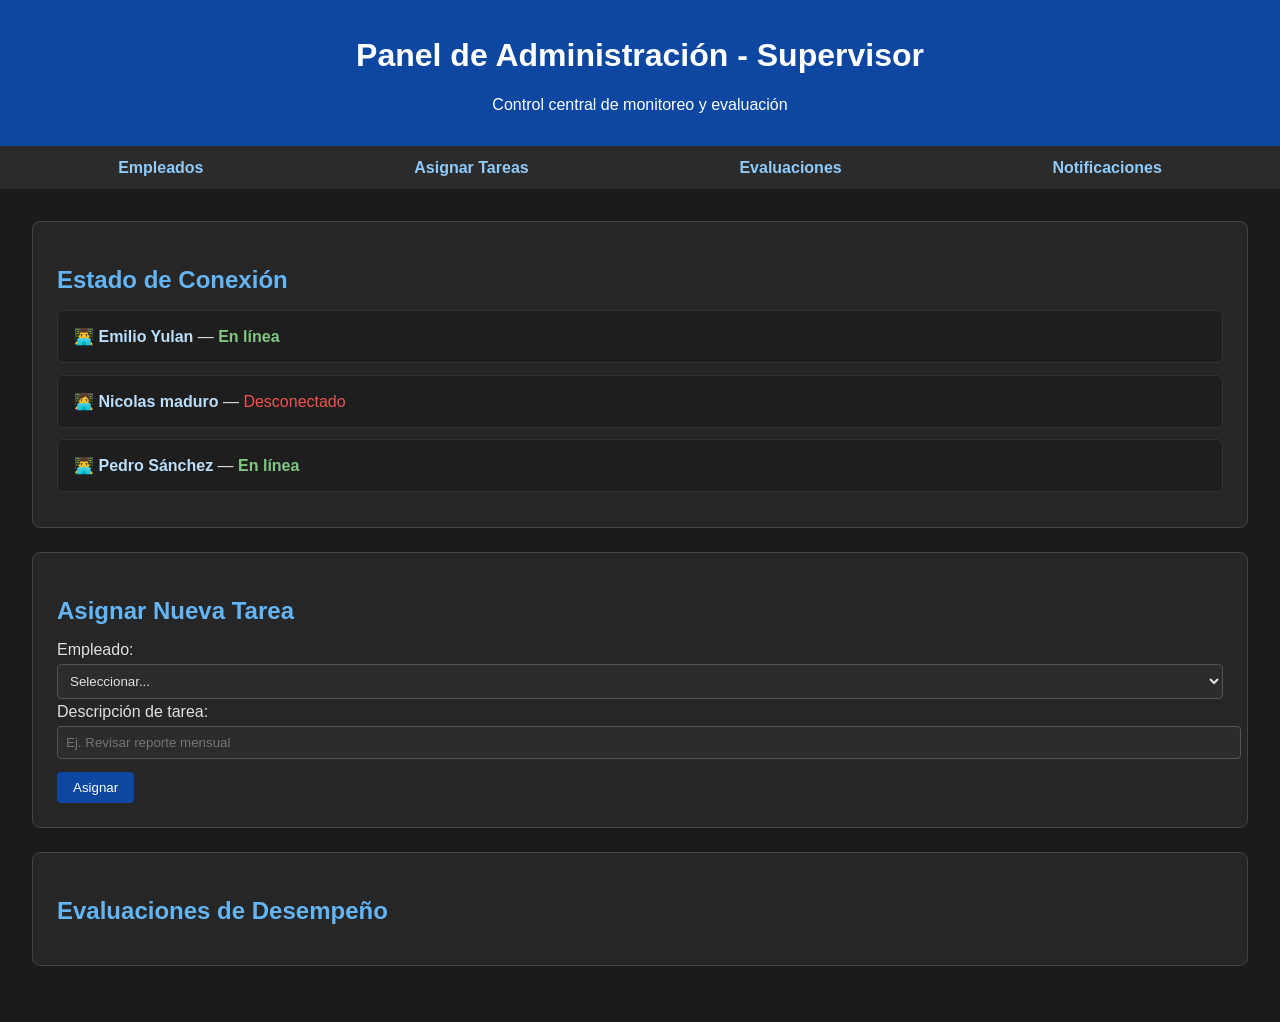
<file: administrador.html>
<!DOCTYPE html>
<html lang="es">
<head>
  <meta charset="UTF-8">
  <title>Panel del Administrador</title>
  <meta name="viewport" content="width=device-width, initial-scale=1.0">
  <style>
    body {
      margin: 0;
      font-family: 'Segoe UI', sans-serif;
      background-color: #1b1b1b;
      color: #e0e0e0;
    }

    header {
      background-color: #0d47a1;
      padding: 1rem;
      text-align: center;
      color: white;
    }

    nav {
      background-color: #2b2b2b;
      display: flex;
      justify-content: space-around;
      padding: 0.8rem;
    }

    nav a {
      color: #90caf9;
      text-decoration: none;
      font-weight: bold;
    }

    .container {
      padding: 2rem;
    }

    .section {
      background-color: #262626;
      border: 1px solid #444;
      border-radius: 8px;
      padding: 1.5rem;
      margin-bottom: 1.5rem;
    }

    .section h2 {
      color: #64b5f6;
      margin-bottom: 1rem;
    }

    .employee {
      background-color: #1e1e1e;
      border: 1px solid #333;
      padding: 1rem;
      margin-bottom: 0.7rem;
      border-radius: 6px;
    }

    .employee strong {
      color: #bbdefb;
    }

    .task-form input, .task-form select {
      padding: 0.5rem;
      margin: 0.3rem 0;
      width: 100%;
      background-color: #2c2c2c;
      color: #e0e0e0;
      border: 1px solid #555;
      border-radius: 4px;
    }

    .task-form button {
      margin-top: 0.5rem;
      padding: 0.5rem 1rem;
      background-color: #0d47a1;
      color: white;
      border: none;
      border-radius: 4px;
      cursor: pointer;
    }

    .notification {
      background-color: #37474f;
      padding: 0.8rem;
      border-left: 5px solid #2196f3;
      margin-bottom: 0.5rem;
    }

    .status {
      font-weight: bold;
      color: #81c784;
    }

    .offline {
      color: #ef5350;
    }
  </style>
</head>
<body>

  <header>
    <h1>Panel de Administración - Supervisor</h1>
    <p>Control central de monitoreo y evaluación</p>
  </header>

  <nav>
    <a href="#">Empleados</a>
    <a href="#">Asignar Tareas</a>
    <a href="#">Evaluaciones</a>
    <a href="#">Notificaciones</a>
  </nav>

  <div class="container">

    <div class="section">
      <h2>Estado de Conexión</h2>
      <div class="employee">
        👨‍💻 <strong>Emilio Yulan</strong> — <span class="status">En línea</span>
      </div>
      <div class="employee">
        👩‍💻 <strong>Nicolas maduro</strong> — <span class="offline">Desconectado</span>
      </div>
      <div class="employee">
        👨‍💻 <strong>Pedro Sánchez</strong> — <span class="status">En línea</span>
      </div>
    </div>

    <div class="section">
      <h2>Asignar Nueva Tarea</h2>
      <form class="task-form" onsubmit="asignarTarea(event)">
        <label>Empleado:</label>
        <select required>
          <option value="">Seleccionar...</option>
          <option value="juan">Juan Pérez</option>
          <option value="lucia">Lucía Gómez</option>
          <option value="pedro">Pedro Sánchez</option>
        </select>
        <label>Descripción de tarea:</label>
        <input type="text" placeholder="Ej. Revisar reporte mensual" required>
        <button type="submit">Asignar</button>
      </form>
    </div>

    <div class="section">
      <h2>Evaluaciones de Desempeño</h2>
      <div c
</file>
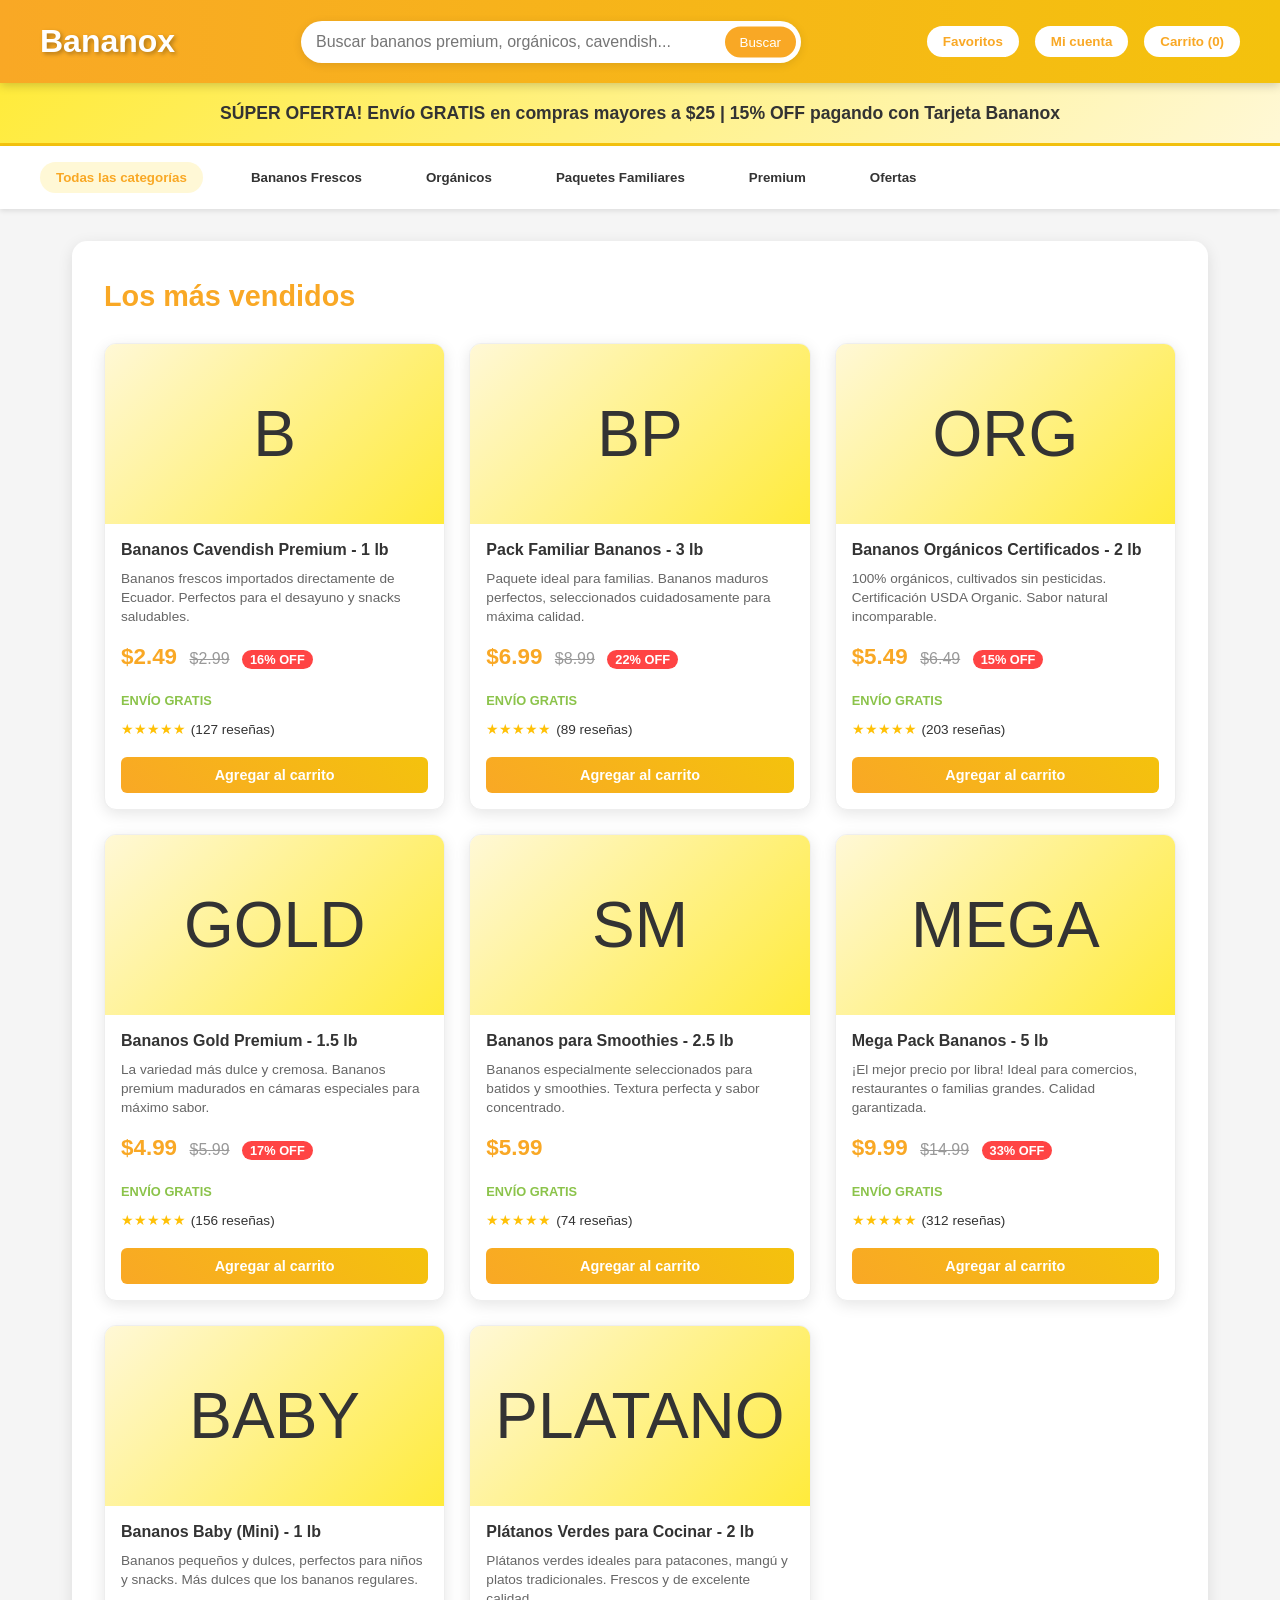
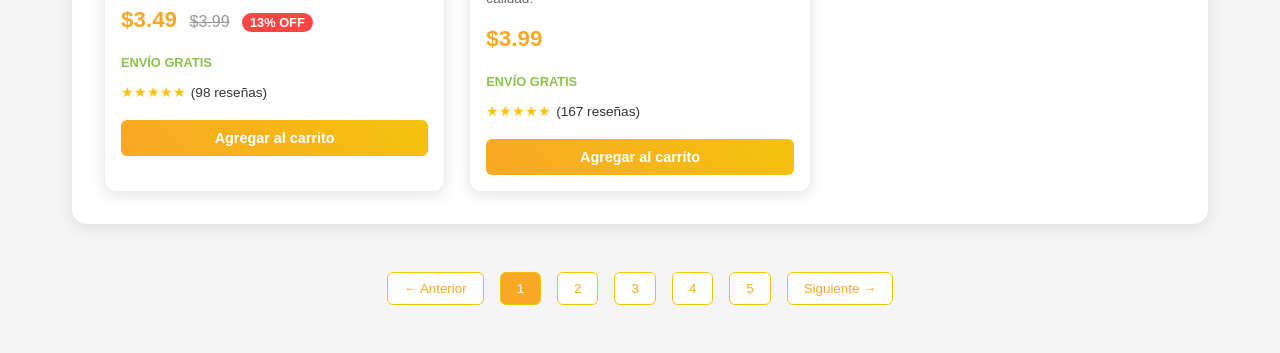
<file: Compra.html>
<!DOCTYPE html>
<html lang="es">
<head>
  <meta charset="UTF-8">
  <meta name="viewport" content="width=device-width, initial-scale=1.0">
  <title>Bananox - Marketplace de Bananos Premium</title>
  <style>
    :root {
      --blanco: #ffffff;
      --amarillo-claro: #fff8d6;
      --amarillo: #ffeb3b;
      --amarillo-oscuro: #f4c20d;
      --amarillo-intenso: #f9a825;
      --texto: #333;
      --verde-banano: #8bc34a;
      --gris-claro: #f5f5f5;
      --rojo-oferta: #ff4444;
    }

    * {
      margin: 0;
      padding: 0;
      box-sizing: border-box;
    }

    body {
      font-family: 'Segoe UI', sans-serif;
      background-color: var(--gris-claro);
      color: var(--texto);
      line-height: 1.6;
    }

    header {
      background: linear-gradient(90deg, var(--amarillo-intenso), var(--amarillo-oscuro));
      padding: 1rem 2rem;
      position: sticky;
      top: 0;
      z-index: 1000;
      box-shadow: 0 2px 10px rgba(0,0,0,0.2);
    }

    .header-content {
      max-width: 1200px;
      margin: 0 auto;
      display: flex;
      justify-content: space-between;
      align-items: center;
    }

    .logo {
      color: white;
      font-size: 2rem;
      font-weight: bold;
      text-shadow: 2px 2px 4px rgba(0,0,0,0.3);
    }

    .search-container {
      flex: 1;
      max-width: 500px;
      margin: 0 2rem;
      position: relative;
    }

    .search-bar {
      width: 100%;
      padding: 12px 50px 12px 15px;
      border: none;
      border-radius: 25px;
      font-size: 1rem;
      box-shadow: 0 2px 10px rgba(0,0,0,0.1);
    }

    .search-btn {
      position: absolute;
      right: 5px;
      top: 50%;
      transform: translateY(-50%);
      background: var(--amarillo-intenso);
      border: none;
      padding: 8px 15px;
      border-radius: 20px;
      color: white;
      cursor: pointer;
    }

    .user-actions {
      display: flex;
      align-items: center;
      gap: 1rem;
    }

    .user-actions button {
      background: white;
      border: none;
      padding: 8px 16px;
      border-radius: 20px;
      cursor: pointer;
      font-weight: bold;
      color: var(--amarillo-intenso);
      transition: all 0.3s ease;
    }

    .user-actions button:hover {
      transform: translateY(-2px);
      box-shadow: 0 4px 12px rgba(0,0,0,0.2);
    }

    .promo-banner {
      background: linear-gradient(135deg, var(--amarillo), var(--amarillo-claro));
      padding: 1rem;
      text-align: center;
      border-bottom: 3px solid var(--amarillo-oscuro);
    }

    .promo-text {
      font-size: 1.1rem;
      font-weight: bold;
      color: var(--texto);
    }

    .categories-nav {
      background: white;
      padding: 1rem 2rem;
      box-shadow: 0 2px 5px rgba(0,0,0,0.1);
    }

    .categories-content {
      max-width: 1200px;
      margin: 0 auto;
      display: flex;
      gap: 2rem;
      align-items: center;
    }

    .category-btn {
      background: none;
      border: none;
      padding: 8px 16px;
      border-radius: 20px;
      cursor: pointer;
      font-weight: bold;
      color: var(--texto);
      transition: all 0.3s ease;
    }

    .category-btn:hover, .category-btn.active {
      background: var(--amarillo-claro);
      color: var(--amarillo-intenso);
    }

    .main-content {
      max-width: 1200px;
      margin: 2rem auto;
      padding: 0 2rem;
    }

    .featured-section {
      background: white;
      border-radius: 15px;
      padding: 2rem;
      margin-bottom: 2rem;
      box-shadow: 0 4px 15px rgba(0,0,0,0.1);
    }

    .section-title {
      font-size: 1.8rem;
      color: var(--amarillo-intenso);
      margin-bottom: 1.5rem;
      display: flex;
      align-items: center;
      gap: 0.5rem;
    }

    .productos-grid {
      display: grid;
      grid-template-columns: repeat(auto-fill, minmax(280px, 1fr));
      gap: 1.5rem;
    }

    .producto-card {
      background: white;
      border-radius: 12px;
      overflow: hidden;
      box-shadow: 0 4px 15px rgba(0,0,0,0.1);
      transition: all 0.3s ease;
      position: relative;
      border: 1px solid #eee;
    }

    .producto-card:hover {
      transform: translateY(-5px);
      box-shadow: 0 8px 25px rgba(0,0,0,0.15);
    }

    .producto-imagen {
      height: 180px;
      background: linear-gradient(135deg, var(--amarillo-claro), var(--amarillo));
      display: flex;
      align-items: center;
      justify-content: center;
      font-size: 4rem;
      position: relative;
      overflow: hidden;
    }

    .producto-info {
      padding: 1rem;
    }

    .producto-titulo {
      font-size: 1rem;
      color: var(--texto);
      margin-bottom: 0.5rem;
      font-weight: 600;
      line-height: 1.3;
    }

    .producto-descripcion {
      font-size: 0.85rem;
      color: #666;
      margin-bottom: 0.8rem;
      line-height: 1.4;
    }

    .precio-container {
      margin-bottom: 1rem;
    }

    .precio-actual {
      font-size: 1.4rem;
      font-weight: bold;
      color: var(--amarillo-intenso);
    }

    .precio-anterior {
      font-size: 1rem;
      color: #999;
      text-decoration: line-through;
      margin-left: 0.5rem;
    }

    .descuento {
      background: var(--rojo-oferta);
      color: white;
      padding: 2px 8px;
      border-radius: 12px;
      font-size: 0.8rem;
      font-weight: bold;
      margin-left: 0.5rem;
    }

    .envio-info {
      font-size: 0.8rem;
      color: var(--verde-banano);
      font-weight: bold;
      margin-bottom: 0.5rem;
    }

    .rating {
      display: flex;
      align-items: center;
      gap: 0.3rem;
      margin-bottom: 1rem;
      font-size: 0.85rem;
    }

    .stars {
      color: #ffc107;
    }

    .btn-comprar {
      width: 100%;
      padding: 10px;
      background: linear-gradient(45deg, var(--amarillo-intenso), var(--amarillo-oscuro));
      color: white;
      border: none;
      border-radius: 6px;
      font-weight: bold;
      cursor: pointer;
      transition: all 0.3s ease;
      font-size: 0.9rem;
    }

    .btn-comprar:hover {
      transform: scale(1.02);
      box-shadow: 0 4px 12px rgba(249, 168, 37, 0.4);
    }

    .badge {
      position: absolute;
      top: 10px;
      left: 10px;
      background: var(--verde-banano);
      color: white;
      padding: 4px 8px;
      border-radius: 12px;
      font-size: 0.7rem;
      font-weight: bold;
    }

    .oferta-badge {
      background: var(--rojo-oferta);
    }

    .pagination {
      display: flex;
      justify-content: center;
      align-items: center;
      gap: 1rem;
      margin: 3rem 0;
    }

    .pagination button {
      padding: 8px 16px;
      border: 1px solid var(--amarillo-oscuro);
      background: white;
      color: var(--amarillo-intenso);
      border-radius: 6px;
      cursor: pointer;
      transition: all 0.3s ease;
    }

    .pagination button:hover, .pagination button.active {
      background: var(--amarillo-intenso);
      color: white;
    }

    .float-animation {
      animation: float 3s ease-in-out infinite;
    }

    @keyframes float {
      0%, 100% { transform: translateY(0px) rotate(0deg); }
      50% { transform: translateY(-10px) rotate(5deg); }
    }

    .ripple {
      animation: ripple 2s infinite;
    }

    @keyframes ripple {
      0% { transform: scale(1); }
      50% { transform: scale(1.05); }
      100% { transform: scale(1); }
    }
  </style>
</head>
<body>
  <header>
    <div class="header-content">
      <div class="logo">Bananox</div>
      <div class="search-container">
        <input type="text" class="search-bar" placeholder="Buscar bananos premium, orgánicos, cavendish...">
        <button class="search-btn">Buscar</button>
      </div>
      <div class="user-actions">
        <button>Favoritos</button>
        <button>Mi cuenta</button>
        <button>Carrito (0)</button>
      </div>
    </div>
  </header>

  <div class="promo-banner">
    <div class="promo-text">
      SÚPER OFERTA! Envío GRATIS en compras mayores a $25 | 15% OFF pagando con Tarjeta Bananox
    </div>
  </div>

  <nav class="categories-nav">
    <div class="categories-content">
      <button class="category-btn active">Todas las categorías</button>
      <button class="category-btn">Bananos Frescos</button>
      <button class="category-btn">Orgánicos</button>
      <button class="category-btn">Paquetes Familiares</button>
      <button class="category-btn">Premium</button>
      <button class="category-btn">Ofertas</button>
    </div>
  </nav>

  <main class="main-content">
    <section class="featured-section">
      <h2 class="section-title">Los más vendidos</h2>
      <div class="productos-grid">
        
        <div class="producto-card">
          <div class="badge">BESTSELLER</div>
          <div class="producto-imagen">
            <span class="float-animation">B</span>
          </div>
          <div class="producto-info">
            <h3 class="producto-titulo">Bananos Cavendish Premium - 1 lb</h3>
            <p class="producto-descripcion">Bananos frescos importados directamente de Ecuador. Perfectos para el desayuno y snacks saludables.</p>
            <div class="precio-container">
              <span class="precio-actual">$2.49</span>
              <span class="precio-anterior">$2.99</span>
              <span class="descuento">16% OFF</span>
            </div>
            <div class="envio-info">ENVÍO GRATIS</div>
            <div class="rating">
              <span class="stars">★★★★★</span>
              <span>(127 reseñas)</span>
            </div>
            <button class="btn-comprar">Agregar al carrito</button>
          </div>
        </div>

        <div class="producto-card">
          <div class="badge oferta-badge">OFERTA</div>
          <div class="producto-imagen">
            <span class="ripple">BP</span>
          </div>
          <div class="producto-info">
            <h3 class="producto-titulo">Pack Familiar Bananos - 3 lb</h3>
            <p class="producto-descripcion">Paquete ideal para familias. Bananos maduros perfectos, seleccionados cuidadosamente para máxima calidad.</p>
            <div class="precio-container">
              <span class="precio-actual">$6.99</span>
              <span class="precio-anterior">$8.99</span>
              <span class="descuento">22% OFF</span>
            </div>
            <div class="envio-info">ENVÍO GRATIS</div>
            <div class="rating">
              <span class="stars">★★★★★</span>
              <span>(89 reseñas)</span>
            </div>
            <button class="btn-comprar">Agregar al carrito</button>
          </div>
        </div>

        <div class="producto-card">
          <div class="badge">ORGÁNICO</div>
          <div class="producto-imagen">
            <span class="float-animation">ORG</span>
          </div>
          <div class="producto-info">
            <h3 class="producto-titulo">Bananos Orgánicos Certificados - 2 lb</h3>
            <p class="producto-descripcion">100% orgánicos, cultivados sin pesticidas. Certificación USDA Organic. Sabor natural incomparable.</p>
            <div class="precio-container">
              <span class="precio-actual">$5.49</span>
              <span class="precio-anterior">$6.49</span>
              <span class="descuento">15% OFF</span>
            </div>
            <div class="envio-info">ENVÍO GRATIS</div>
            <div class="rating">
              <span class="stars">★★★★★</span>
              <span>(203 reseñas)</span>
            </div>
            <button class="btn-comprar">Agregar al carrito</button>
          </div>
        </div>

        <div class="producto-card">
          <div class="badge">PREMIUM</div>
          <div class="producto-imagen">
            <span class="ripple">GOLD</span>
          </div>
          <div class="producto-info">
            <h3 class="producto-titulo">Bananos Gold Premium - 1.5 lb</h3>
            <p class="producto-descripcion">La variedad más dulce y cremosa. Bananos premium madurados en cámaras especiales para máximo sabor.</p>
            <div class="precio-container">
              <span class="precio-actual">$4.99</span>
              <span class="precio-anterior">$5.99</span>
              <span class="descuento">17% OFF</span>
            </div>
            <div class="envio-info">ENVÍO GRATIS</div>
            <div class="rating">
              <span class="stars">★★★★★</span>
              <span>(156 reseñas)</span>
            </div>
            <button class="btn-comprar">Agregar al carrito</button>
          </div>
        </div>

        <div class="producto-card">
          <div class="badge">NUEVO</div>
          <div class="producto-imagen">
            <span class="float-animation">SM</span>
          </div>
          <div class="producto-info">
            <h3 class="producto-titulo">Bananos para Smoothies - 2.5 lb</h3>
            <p class="producto-descripcion">Bananos especialmente seleccionados para batidos y smoothies. Textura perfecta y sabor concentrado.</p>
            <div class="precio-container">
              <span class="precio-actual">$5.99</span>
            </div>
            <div class="envio-info">ENVÍO GRATIS</div>
            <div class="rating">
              <span class="stars">★★★★★</span>
              <span>(74 reseñas)</span>
            </div>
            <button class="btn-comprar">Agregar al carrito</button>
          </div>
        </div>

        <div class="producto-card">
          <div class="badge oferta-badge">LIQUIDACIÓN</div>
          <div class="producto-imagen">
            <span class="ripple">MEGA</span>
          </div>
          <div class="producto-info">
            <h3 class="producto-titulo">Mega Pack Bananos - 5 lb</h3>
            <p class="producto-descripcion">¡El mejor precio por libra! Ideal para comercios, restaurantes o familias grandes. Calidad garantizada.</p>
            <div class="precio-container">
              <span class="precio-actual">$9.99</span>
              <span class="precio-anterior">$14.99</span>
              <span class="descuento">33% OFF</span>
            </div>
            <div class="envio-info">ENVÍO GRATIS</div>
            <div class="rating">
              <span class="stars">★★★★★</span>
              <span>(312 reseñas)</span>
            </div>
            <button class="btn-comprar">Agregar al carrito</button>
          </div>
        </div>

        <div class="producto-card">
          <div class="badge">BABY</div>
          <div class="producto-imagen">
            <span class="float-animation">BABY</span>
          </div>
          <div class="producto-info">
            <h3 class="producto-titulo">Bananos Baby (Mini) - 1 lb</h3>
            <p class="producto-descripcion">Bananos pequeños y dulces, perfectos para niños y snacks. Más dulces que los bananos regulares.</p>
            <div class="precio-container">
              <span class="precio-actual">$3.49</span>
              <span class="precio-anterior">$3.99</span>
              <span class="descuento">13% OFF</span>
            </div>
            <div class="envio-info">ENVÍO GRATIS</div>
            <div class="rating">
              <span class="stars">★★★★★</span>
              <span>(98 reseñas)</span>
            </div>
            <button class="btn-comprar">Agregar al carrito</button>
          </div>
        </div>

        <div class="producto-card">
          <div class="badge">PLATANO</div>
          <div class="producto-imagen">
            <span class="ripple">PLATANO</span>
          </div>
          <div class="producto-info">
            <h3 class="producto-titulo">Plátanos Verdes para Cocinar - 2 lb</h3>
            <p class="producto-descripcion">Plátanos verdes ideales para patacones, mangú y platos tradicionales. Frescos y de excelente calidad.</p>
            <div class="precio-container">
              <span class="precio-actual">$3.99</span>
            </div>
            <div class="envio-info">ENVÍO GRATIS</div>
            <div class="rating">
              <span class="stars">★★★★★</span>
              <span>(167 reseñas)</span>
            </div>
            <button class="btn-comprar">Agregar al carrito</button>
          </div>
        </div>

      </div>
    </section>

    <div class="pagination">
      <button>← Anterior</button>
      <button class="active">1</button>
      <button>2</button>
      <button>3</button>
      <button>4</button>
      <button>5</button>
      <button>Siguiente →</button>
    </div>
  </main>

  <script>
    // Animaciones y efectos interactivos
    document.addEventListener('DOMContentLoaded', function() {
      // Efecto hover en las tarjetas
      const cards = document.querySelectorAll('.producto-card');
      cards.forEach(card => {
        card.addEventListener('mouseenter', function() {
          this.style.transform = 'translateY(-8px) scale(1.02)';
        });
        
        card.addEventListener('mouseleave', function() {
          this.style.transform = 'translateY(0) scale(1)';
        });
      });

      // Efecto click en botones de comprar
      const buyButtons = document.querySelectorAll('.btn-comprar');
      buyButtons.forEach(button => {
        button.addEventListener('click', function() {
          const originalText = this.textContent;
          this.textContent = '¡Agregado!';
          this.style.background = 'var(--verde-banano)';
          
          setTimeout(() => {
            this.textContent = originalText;
            this.style.background = 'linear-gradient(45deg, var(--amarillo-intenso), var(--amarillo-oscuro))';
          }, 2000);
        });
      });

      // Efectos de búsqueda
      const searchBar = document.querySelector('.search-bar');
      searchBar.addEventListener('focus', function() {
        this.style.transform = 'scale(1.02)';
        this.style.boxShadow = '0 4px 20px rgba(249, 168, 37, 0.3)';
      });
      
      searchBar.addEventListener('blur', function() {
        this.style.transform = 'scale(1)';
        this.style.boxShadow = '0 2px 10px rgba(0,0,0,0.1)';
      });

      // Navegación de categorías
      const categoryButtons = document.querySelectorAll('.category-btn');
      categoryButtons.forEach(button => {
        button.addEventListener('click', function() {
          categoryButtons.forEach(btn => btn.classList.remove('active'));
          this.classList.add('active');
        });
      });
    });
  </script>
</body>
</html>
</file>
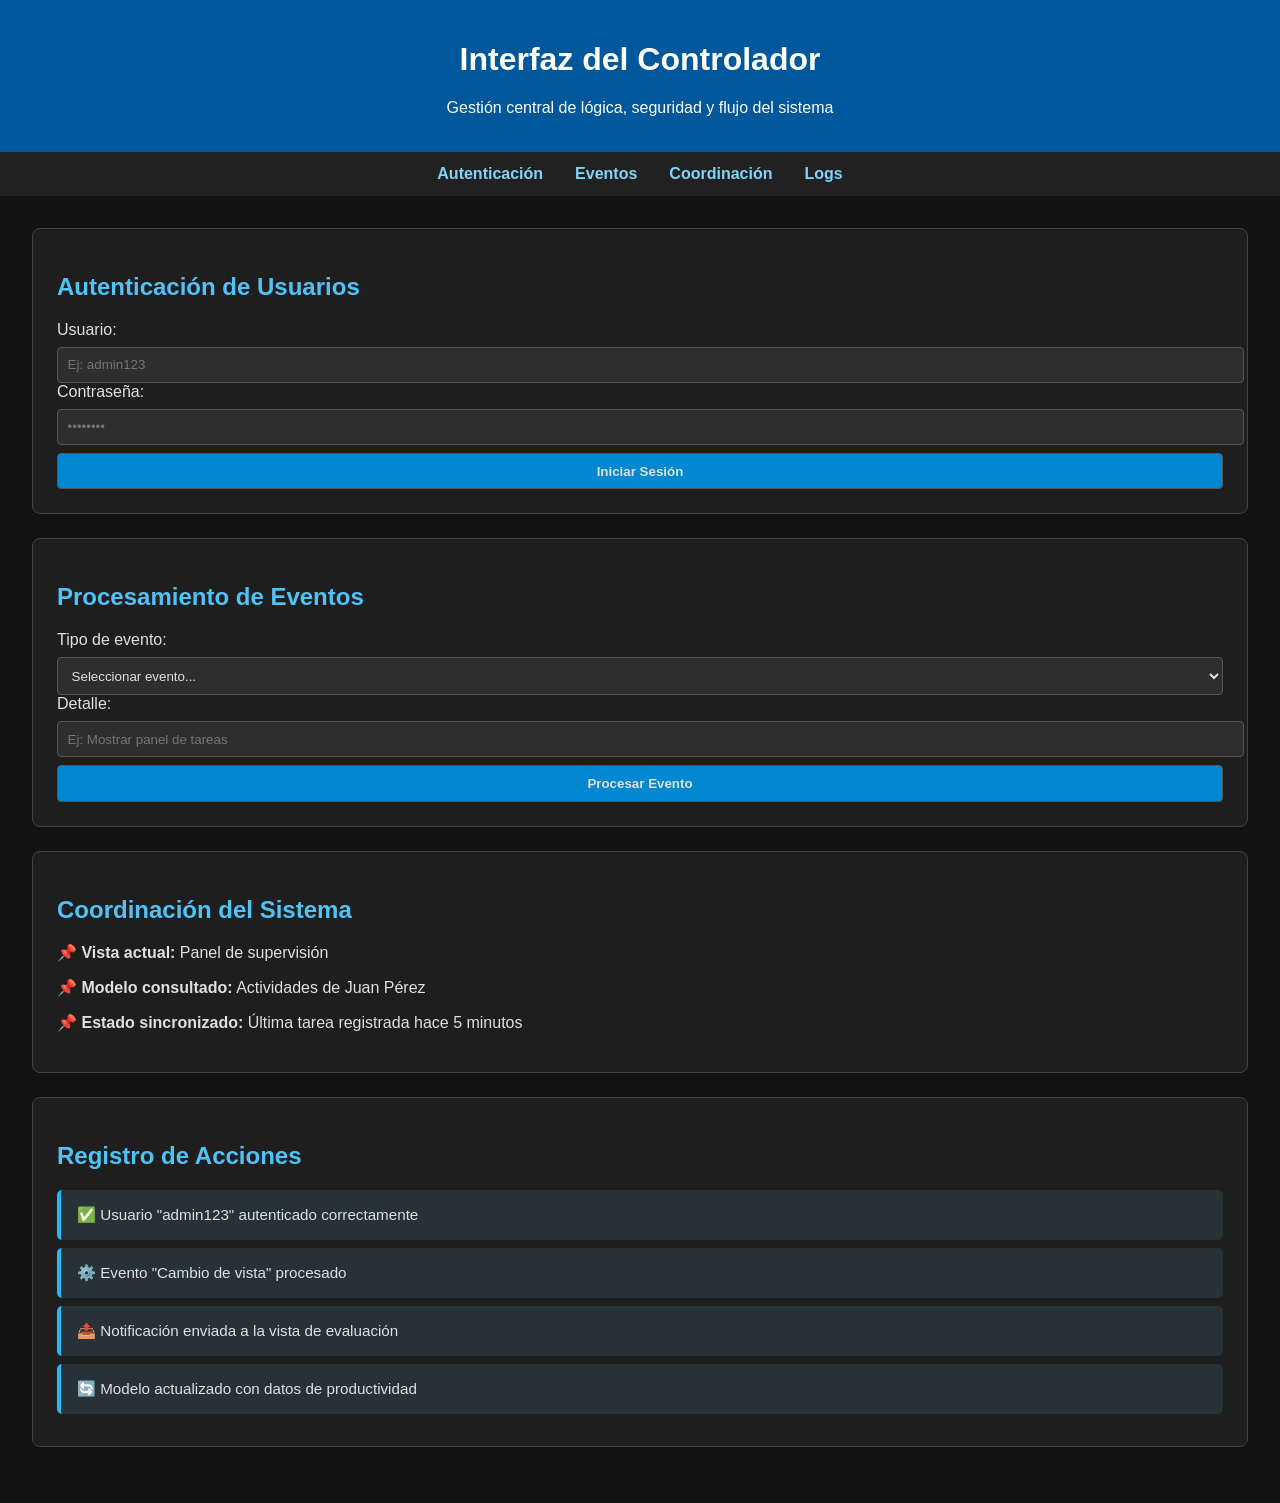
<file: controlador.html>
<!DOCTYPE html>
<html lang="es">
<head>
  <meta charset="UTF-8">
  <title>Controlador del Sistema</title>
  <meta name="viewport" content="width=device-width, initial-scale=1.0">
  <style>
    body {
      margin: 0;
      font-family: 'Segoe UI', sans-serif;
      background-color: #121212;
      color: #e0e0e0;
    }

    header {
      background-color: #01579b;
      padding: 1.2rem;
      text-align: center;
      color: white;
    }

    nav {
      background-color: #212121;
      display: flex;
      justify-content: center;
      gap: 2rem;
      padding: 0.8rem;
    }

    nav a {
      color: #81d4fa;
      text-decoration: none;
      font-weight: bold;
    }

    .container {
      padding: 2rem;
    }

    .section {
      background-color: #1e1e1e;
      border: 1px solid #444;
      border-radius: 8px;
      padding: 1.5rem;
      margin-bottom: 1.5rem;
    }

    .section h2 {
      color: #4fc3f7;
    }

    .log {
      background-color: #263238;
      padding: 1rem;
      margin-bottom: 0.5rem;
      border-left: 4px solid #29b6f6;
      border-radius: 5px;
      font-size: 0.95rem;
    }

    input, select, button {
      width: 100%;
      padding: 0.6rem;
      margin-top: 0.5rem;
      background-color: #2e2e2e;
      color: #e0e0e0;
      border: 1px solid #555;
      border-radius: 4px;
    }

    button {
      background-color: #0288d1;
      cursor: pointer;
      font-weight: bold;
    }
  </style>
</head>
<body>

  <header>
    <h1>Interfaz del Controlador</h1>
    <p>Gestión central de lógica, seguridad y flujo del sistema</p>
  </header>

  <nav>
    <a href="#">Autenticación</a>
    <a href="#">Eventos</a>
    <a href="#">Coordinación</a>
    <a href="#">Logs</a>
  </nav>

  <div class="container">

    <div class="section">
      <h2>Autenticación de Usuarios</h2>
      <form onsubmit="autenticarUsuario(event)">
        <label>Usuario:</label>
        <input type="text" placeholder="Ej: admin123" required>
        <label>Contraseña:</label>
        <input type="password" placeholder="••••••••" required>
        <button type="submit">Iniciar Sesión</button>
      </form>
    </div>

    <div class="section">
      <h2>Procesamiento de Eventos</h2>
      <form onsubmit="procesarEvento(event)">
        <label>Tipo de evento:</label>
        <select required>
          <option value="">Seleccionar evento...</option>
          <option value="vista">Cambio de vista</option>
          <option value="evaluacion">Iniciar evaluación</option>
          <option value="tarea">Asignación de tarea</option>
        </select>
        <label>Detalle:</label>
        <input type="text" placeholder="Ej: Mostrar panel de tareas">
        <button type="submit">Procesar Evento</button>
      </form>
    </div>

    <div class="section">
      <h2>Coordinación del Sistema</h2>
      <p>📌 <strong>Vista actual:</strong> Panel de supervisión</p>
      <p>📌 <strong>Modelo consultado:</strong> Actividades de Juan Pérez</p>
      <p>📌 <strong>Estado sincronizado:</strong> Última tarea registrada hace 5 minutos</p>
    </div>

    <div class="section">
      <h2>Registro de Acciones</h2>
      <div class="log">✅ Usuario "admin123" autenticado correctamente</div>
      <div class="log">⚙️ Evento "Cambio de vista" procesado</div>
      <div class="log">📤 Notificación enviada a la vista de evaluación</div>
      <div class="log">🔄 Modelo actualizado con datos de productividad</div>
    </div>

  </div>

  <script>
    function autenticarUsuario(e) {
      e.preventDefault();
      alert("Autenticación exitosa. Redirigiendo al panel...");
    }

    function procesarEvento(e) {
      e.preventDefault();
      alert("Evento procesado y enviado al modelo y vista.");
    }
  </script>

</body>
</html>

</html>
</file>
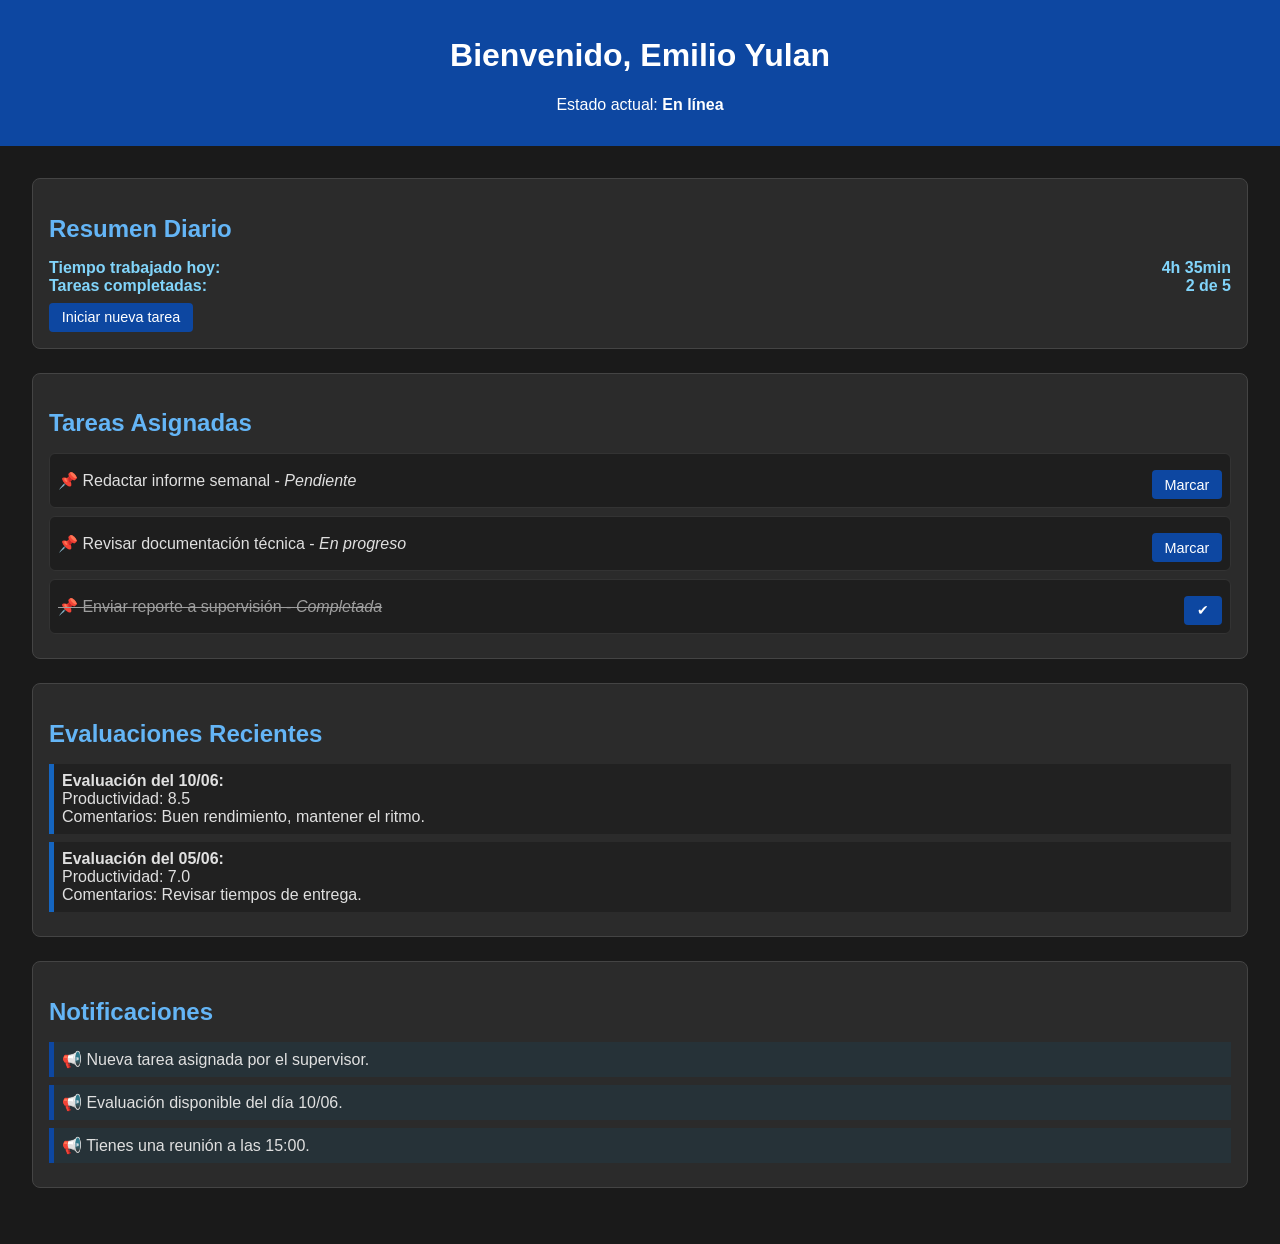
<file: trabajador.html>
<!DOCTYPE html>
<html lang="es">
<head>
  <meta charset="UTF-8">
  <meta name="viewport" content="width=device-width, initial-scale=1.0">
  <title>Panel del Trabajador</title>
  <style>
    body {
      margin: 0;
      font-family: Arial, sans-serif;
      background-color: #1a1a1a;
      color: #e0e0e0;
    }

    header {
      background-color: #0d47a1;
      padding: 1rem;
      text-align: center;
      color: white;
    }

    .container {
      padding: 2rem;
    }

    .section {
      background-color: #2b2b2b;
      border: 1px solid #444;
      border-radius: 8px;
      padding: 1rem;
      margin-bottom: 1.5rem;
    }

    .section h2 {
      color: #64b5f6;
      margin-bottom: 1rem;
    }

    .task {
      padding: 0.5rem;
      background-color: #1e1e1e;
      border: 1px solid #333;
      border-radius: 6px;
      margin-bottom: 0.5rem;
      display: flex;
      justify-content: space-between;
      align-items: center;
    }

    .notification {
      background-color: #263238;
      padding: 0.5rem;
      border-left: 5px solid #0d47a1;
      margin-bottom: 0.5rem;
    }

    .evaluation {
      background-color: #212121;
      padding: 0.5rem;
      border-left: 5px solid #1565c0;
      margin-bottom: 0.5rem;
    }

    .status {
      display: flex;
      justify-content: space-between;
      font-weight: bold;
      color: #81d4fa;
    }

    .button, .complete-btn {
      background-color: #0d47a1;
      border: none;
      color: white;
      padding: 0.4rem 0.8rem;
      border-radius: 4px;
      cursor: pointer;
      margin-top: 0.5rem;
      font-size: 0.9rem;
    }

    .button:hover, .complete-btn:hover {
      background-color: #1565c0;
    }

    .completed {
      text-decoration: line-through;
      color: #9e9e9e;
    }
  </style>
</head>
<body>
  <header>
    <h1>Bienvenido, Emilio Yulan</h1>
    <p>Estado actual: <strong>En línea</strong></p>
  </header>

  <div class="container">

    <div class="section">
      <h2>Resumen Diario</h2>
      <div class="status">
        <span>Tiempo trabajado hoy:</span>
        <span id="tiempo">4h 35min</span>
      </div>
      <div class="status">
        <span>Tareas completadas:</span>
        <span id="completadas">2 de 5</span>
      </div>
      <button class="button" onclick="iniciarTarea()">Iniciar nueva tarea</button>
    </div>

    <div class="section">
      <h2>Tareas Asignadas</h2>
      <div class="task">
        <span id="tarea1">📌 Redactar informe semanal - <em>Pendiente</em></span>
        <button class="complete-btn" onclick="completarTarea('tarea1')">Marcar</button>
      </div>
      <div class="task">
        <span id="tarea2">📌 Revisar documentación técnica - <em>En progreso</em></span>
        <button class="complete-btn" onclick="completarTarea('tarea2')">Marcar</button>
      </div>
      <div class="task">
        <span id="tarea3" class="completed">📌 Enviar reporte a supervisión - <em>Completada</em></span>
        <button class="complete-btn" disabled>✔</button>
      </div>
    </div>

    <div class="section">
      <h2>Evaluaciones Recientes</h2>
      <div class="evaluation">
        <strong>Evaluación del 10/06:</strong><br>
        Productividad: 8.5<br>
        Comentarios: Buen rendimiento, mantener el ritmo.
      </div>
      <div class="evaluation">
        <strong>Evaluación del 05/06:</strong><br>
        Productividad: 7.0<br>
        Comentarios: Revisar tiempos de entrega.
      </div>
    </div>

    <div class="section">
      <h2>Notificaciones</h2>
      <div class="notification">📢 Nueva tarea asignada por el supervisor.</div>
      <div class="notification">📢 Evaluación disponible del día 10/06.</div>
      <div class="notification">📢 Tienes una reunión a las 15:00.</div>
    </div>

  </div>

  <script>
    let tareasCompletadas = 2;

    function iniciarTarea() {
      alert("Nueva tarea iniciada. No olvides marcarla al completarla.");
    }

    function completarTarea(id) {
      const tarea = document.getElementById(id);
      tarea.classList.add('completed');
      tarea.innerHTML = tarea.textContent.split('-')[0] + "- Completada";
      tareasCompletadas++;
      document.getElementById('completadas').textContent = `${tareasCompletadas} de 5`;
    }
  </script>
</body>
</html>
</file>
